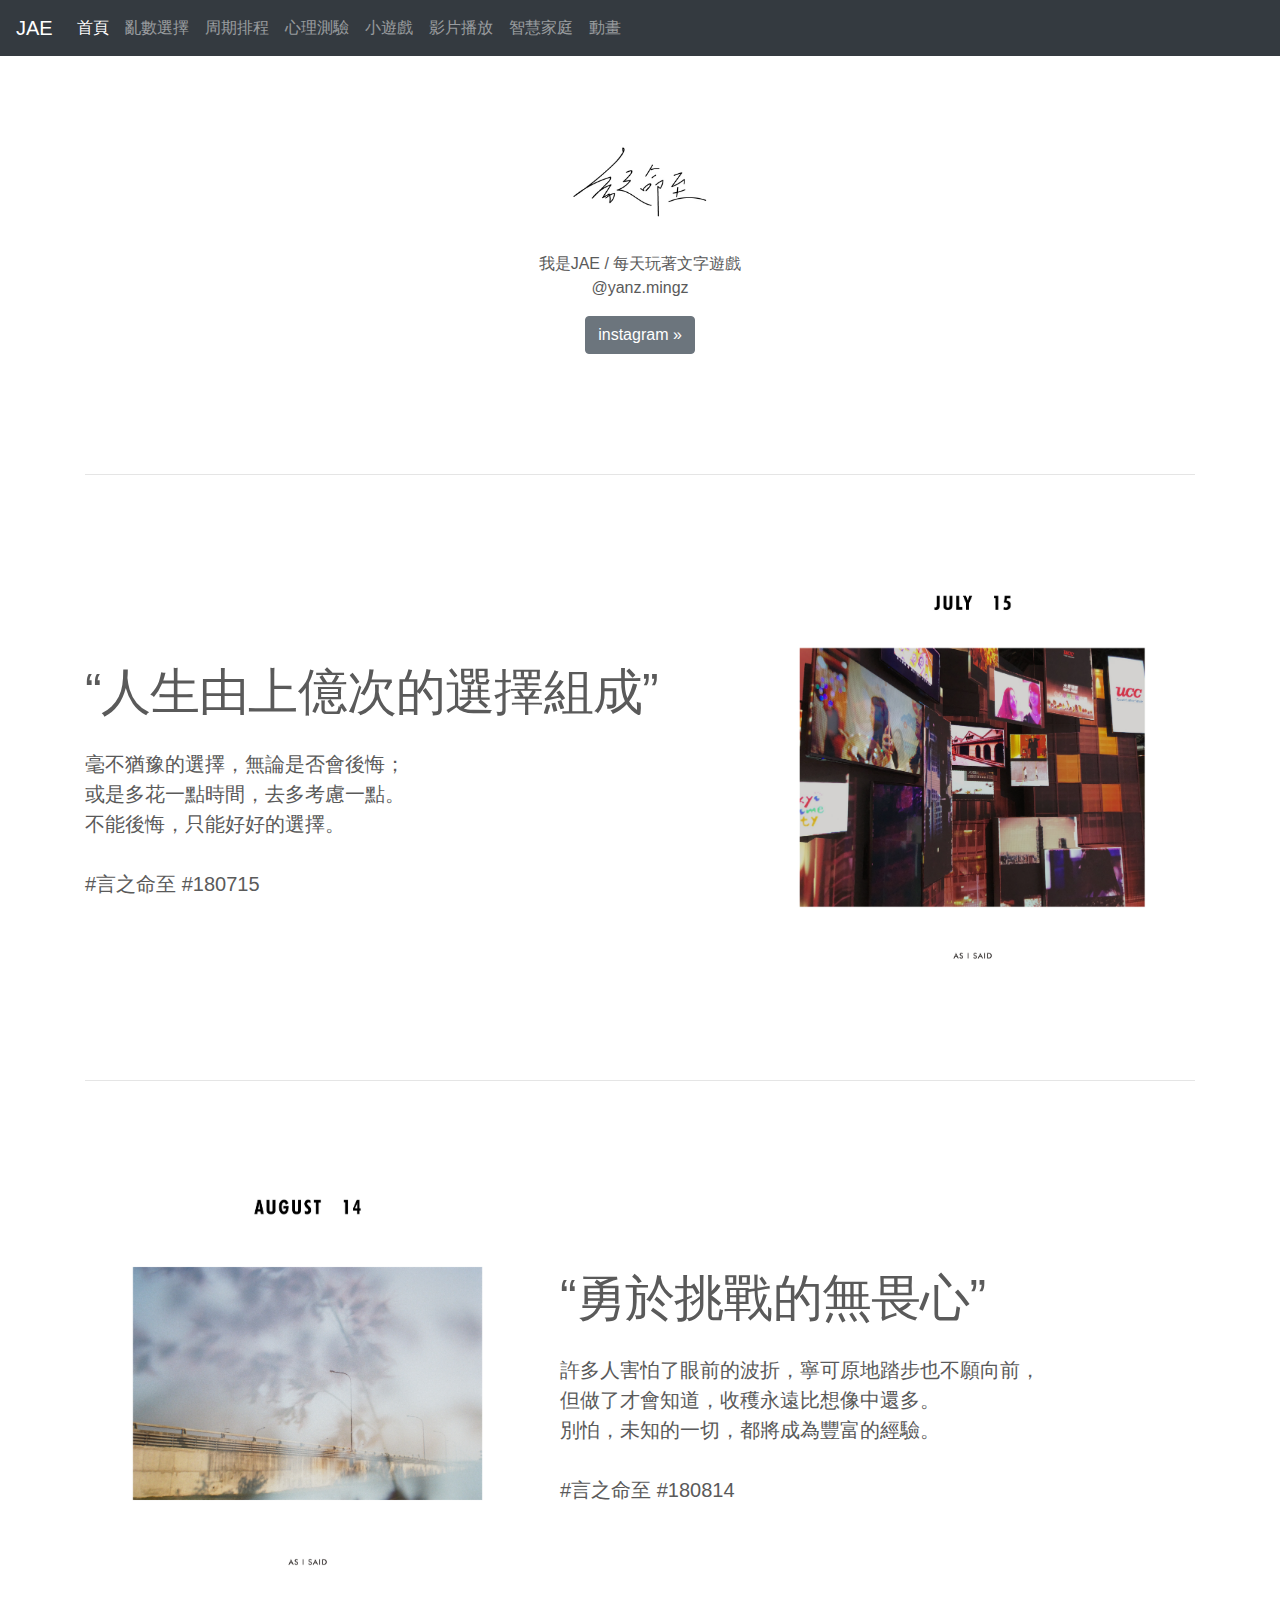
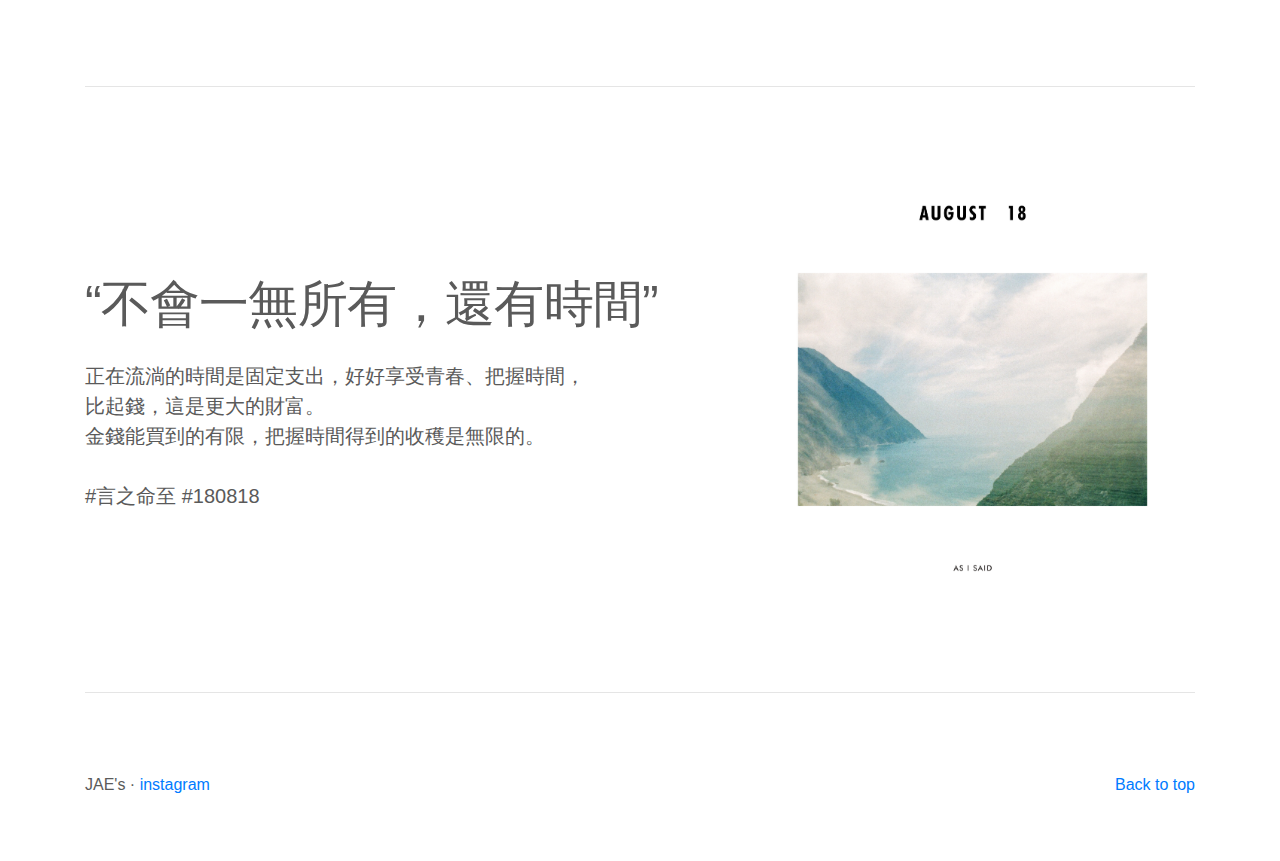
<file: index.html>
<!doctype html>
<html lang="en">

<head>
  <meta charset="utf-8">
  <meta name="viewport" content="width=device-width, initial-scale=1, shrink-to-fit=no">
  <meta name="description" content="">
  <meta name="author" content="">
  <link rel="icon" href="favicon.ico">

  <title>JAE</title>

  <!-- Bootstrap core CSS -->
  <link href="dist/css/bootstrap.min.css" rel="stylesheet">

  <!-- Custom styles for this template -->
  <link href="carousel.css" rel="stylesheet">
</head>

<body>

  <header>
    <nav class="navbar navbar-expand-md navbar-dark fixed-top bg-dark">
      <a class="navbar-brand" href="index.html">JAE</a>
      <button class="navbar-toggler" type="button" data-toggle="collapse" data-target="#navbarCollapse" aria-controls="navbarCollapse"
        aria-expanded="false" aria-label="Toggle navigation">
        <span class="navbar-toggler-icon"></span>
      </button>
      <div class="collapse navbar-collapse" id="navbarCollapse">
        <ul class="navbar-nav mr-auto">
          <li class="nav-item active">
            <a class="nav-link" href="#">首頁 <span class="sr-only">(current)</span></a>
          </li>
          <li class="nav-item">
            <a class="nav-link" href="randomselect.html">亂數選擇</a>
          </li>
          <li class="nav-item">
            <a class="nav-link" href="schedule.html">周期排程</a>
          </li>
          <li class="nav-item">
            <a class="nav-link" href="mytest.html">心理測驗</a>
          </li>
          <li class="nav-item">
            <a class="nav-link" href="simplergb.html">小遊戲</a>
          </li>
          <li class="nav-item">
            <a class="nav-link" href="youtubeplayer.html">影片播放</a>
          </li>
          <li class="nav-item">
            <a class="nav-link" href="smarthomelight.html">智慧家庭</a>
          </li>
          <li class="nav-item">
            <a class="nav-link" href="animation.html">動畫</a>
          </li>
          <!--<li class="nav-item">
              <a class="nav-link disabled" href="#">Disabled</a>
            </li>-->
        </ul>
        <!--<form class="form-inline mt-2 mt-md-0">
            <input class="form-control mr-sm-2" type="text" placeholder="Search" aria-label="Search">
            <button class="btn btn-outline-success my-2 my-sm-0" type="submit">Search</button>
          </form>-->
      </div>
    </nav>
  </header>

  <main role="main">

    <div id="myCarousel" class="carousel slide" data-ride="carousel">
      <!--<ol class="carousel-indicators">
          <li data-target="#myCarousel" data-slide-to="0" class="active"></li>
          <li data-target="#myCarousel" data-slide-to="1"></li>
          <li data-target="#myCarousel" data-slide-to="2"></li>
        </ol>
        <div class="carousel-inner">
          <div class="carousel-item active">
            <img class="first-slide" src="images/head_1.jpg" alt="First slide">
            <div class="container">
              <div class="carousel-caption text-left">
                <h1></h1>
                <p></p>
                <p><a class="btn btn-lg btn-primary" href="#" role="button">Sign up today</a></p>
              </div>
            </div>
          </div>
          <div class="carousel-item">
            <img class="second-slide" src="[data-uri]" alt="Second slide">
            <div class="container">
              <div class="carousel-caption">
                <h1>Another example headline.</h1>
                <p>Cras justo odio, dapibus ac facilisis in, egestas eget quam. Donec id elit non mi porta gravida at eget metus. Nullam id dolor id nibh ultricies vehicula ut id elit.</p>
                <p><a class="btn btn-lg btn-primary" href="#" role="button">Learn more</a></p>
              </div>
            </div>
          </div>
          <div class="carousel-item">
            <img class="third-slide" src="[data-uri]" alt="Third slide">
            <div class="container">
              <div class="carousel-caption text-right">
                <h1>One more for good measure.</h1>
                <p>Cras justo odio, dapibus ac facilisis in, egestas eget quam. Donec id elit non mi porta gravida at eget metus. Nullam id dolor id nibh ultricies vehicula ut id elit.</p>
                <p><a class="btn btn-lg btn-primary" href="#" role="button">Browse gallery</a></p>
              </div>
            </div>
          </div>
        </div>
        <a class="carousel-control-prev" href="#myCarousel" role="button" data-slide="prev">
          <span class="carousel-control-prev-icon" aria-hidden="true"></span>
          <span class="sr-only">Previous</span>
        </a>
        <a class="carousel-control-next" href="#myCarousel" role="button" data-slide="next">
          <span class="carousel-control-next-icon" aria-hidden="true"></span>
          <span class="sr-only">Next</span>
        </a>-->
    </div>


    <!-- Marketing messaging and featurettes
      ================================================== -->
    <!-- Wrap the rest of the page in another container to center all the content. -->

    <div class="container marketing">

      <!-- Three columns of text below the carousel -->
      <div class="row">
        <div class="col-lg-4">

        </div><!-- /.col-lg-4 -->
        <div class="col-lg-4">
          <img class="rounded-circle" src="assets/img/yz_logo.jpg" alt="Generic placeholder image" width="140" height="140">
          <p>我是JAE / 每天玩著文字遊戲<br>@yanz.mingz</p>
          <p><a class="btn btn-secondary" href="https://www.instagram.com/yanz.mingz/" role="button">instagram &raquo;</a></p>
        </div><!-- /.col-lg-4 -->
        <div class="col-lg-4">

        </div><!-- /.col-lg-4 -->
      </div><!-- /.row -->


      <!-- START THE FEATURETTES -->

      <hr class="featurette-divider">

      <div class="row featurette">
        <div class="col-md-7">
          <h2 class="featurette-heading">“人生由上億次的選擇組成”</h2><br>
          <p class="lead">毫不猶豫的選擇，無論是否會後悔；<br>或是多花一點時間，去多考慮一點。<br>不能後悔，只能好好的選擇。<br><br>#言之命至 #180715</p>
        </div>
        <div class="col-md-5">
          <a href="https://www.instagram.com/p/BlQOgYyjpOY/?taken-by=yanz.mingz">
            <img class="featurette-image img-fluid mx-auto" src="assets/img/yz_01.jpg"></a>
        </div>
      </div>

      <hr class="featurette-divider">

      <div class="row featurette">
        <div class="col-md-7 order-md-2">
          <h2 class="featurette-heading">“勇於挑戰的無畏心”</h2><br>
          <p class="lead">許多人害怕了眼前的波折，寧可原地踏步也不願向前，<br>但做了才會知道，收穫永遠比想像中還多。<br>別怕，未知的一切，都將成為豐富的經驗。<br><br>#言之命至 #180814</p>
        </div>
        <div class="col-md-5 order-md-1">
          <a href="https://www.instagram.com/p/Bmcgv76nBSK/?taken-by=yanz.mingz">
            <img class="featurette-image img-fluid mx-auto" src="assets/img/yz_02.jpg"></a>
        </div>
      </div>

      <hr class="featurette-divider">

      <div class="row featurette">
        <div class="col-md-7">
          <h2 class="featurette-heading">“不會一無所有，還有時間”</h2><br>
          <p class="lead">正在流淌的時間是固定支出，好好享受青春、把握時間，<br>比起錢，這是更大的財富。<br>金錢能買到的有限，把握時間得到的收穫是無限的。<br><br>#言之命至 #180818</p>
        </div>
        <div class="col-md-5">
          <a href="https://www.instagram.com/p/Bmm63ifHQKw/?taken-by=yanz.mingz">
            <img class="featurette-image img-fluid mx-auto" src="assets/img/yz_03.jpg"></a>
        </div>
      </div>

      <hr class="featurette-divider">

      <!-- /END THE FEATURETTES -->

    </div><!-- /.container -->


    <!-- FOOTER -->
    <footer class="container">
      <p class="float-right"><a href="#">Back to top</a></p>
      <p>JAE's &middot; <a href="https://www.instagram.com/jaebyjae/">instagram</a></p>
    </footer>
  </main>

  <!-- Bootstrap core JavaScript
    ================================================== -->
  <!-- Placed at the end of the document so the pages load faster -->
  <script src="https://code.jquery.com/jquery-3.3.1.slim.min.js" integrity="sha384-q8i/X+965DzO0rT7abK41JStQIAqVgRVzpbzo5smXKp4YfRvH+8abtTE1Pi6jizo"
    crossorigin="anonymous"></script>
  <script>
    window.jQuery || document.write('<script src="assets/js/vendor/jquery-slim.min.js"><\/script>')
  </script>
  <script src="assets/js/vendor/popper.min.js"></script>
  <script src="dist/js/bootstrap.min.js"></script>
  <!-- Just to make our placeholder images work. Don't actually copy the next line! -->
  <script src="assets/js/vendor/holder.min.js"></script>
</body>

</html>
</file>
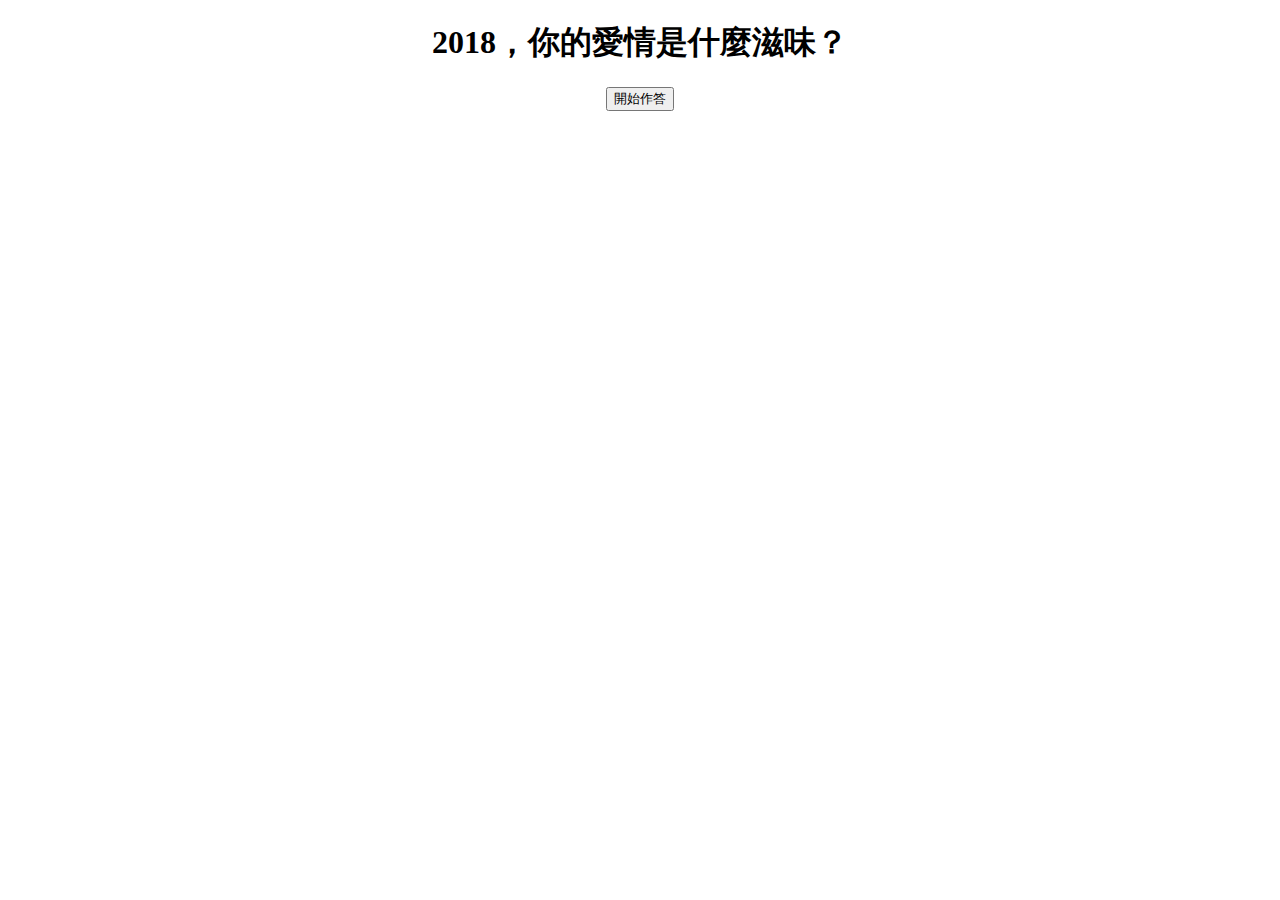
<file: my_test/index.html>
<!doctype html>
<html>
<head>
    <meta charset="UTF-8">
    <title>My Test 心理測驗</title>
    <link rel="stylesheet" href="style.css">
    <script src="https://ajax.googleapis.com/ajax/libs/jquery/3.3.1/jquery.min.js"></script>
    <script src="data.js"></script>
    <script src="main.js"></script>
</head>
<body>

    <h1>2018，你的愛情是什麼滋味？</h1>
    <!--將問題和選項設定成區塊-->
    <div>

        <h2 id="question"></h2>
        <!--將選項再設定成區塊-->
        <div id="options"></div>
        
    </div>

    <input id="startButton" type="button" value="開始作答">

    <!--共設定了三個ID，分別是問題、選項及按鈕-->
    
        
</body>
</html>
</file>
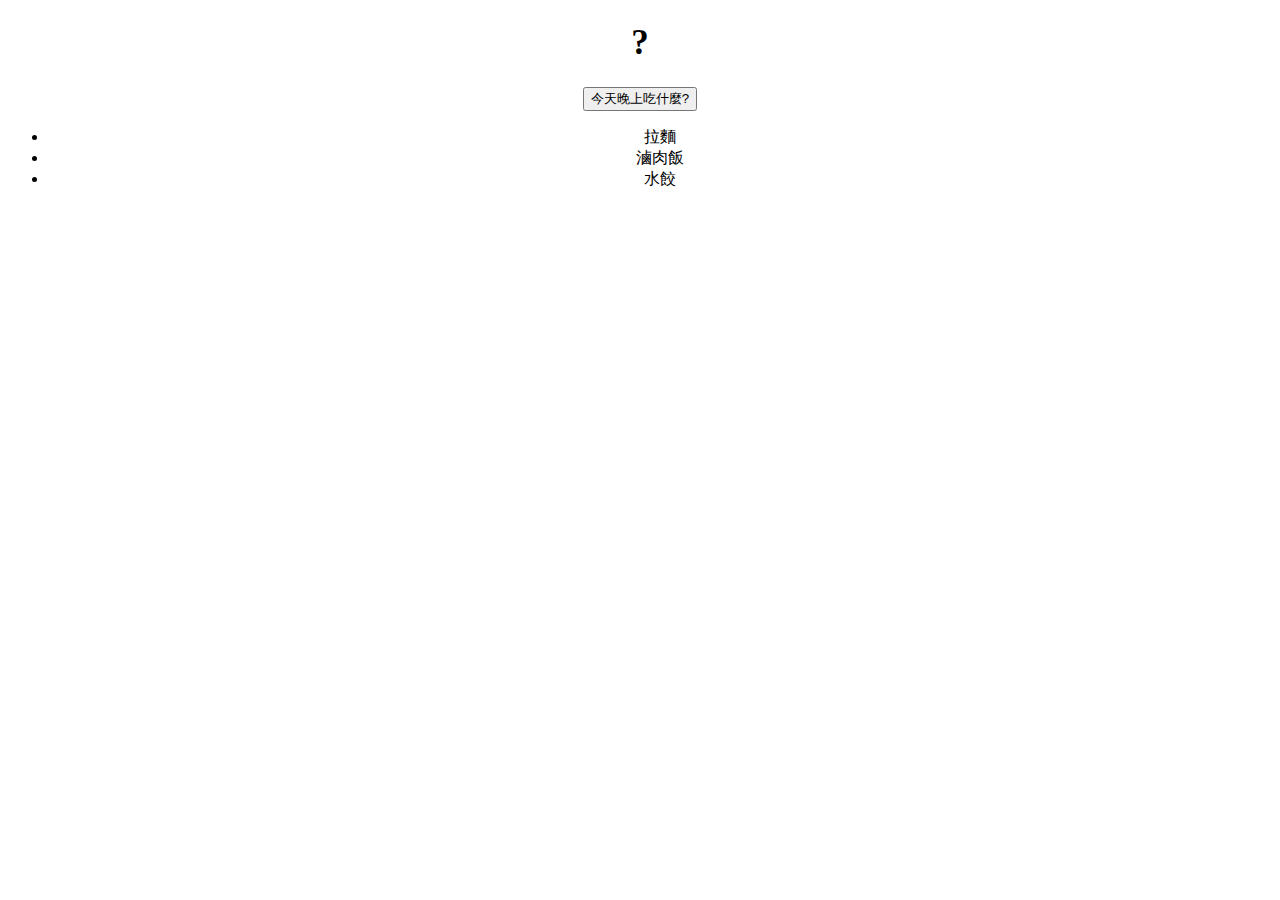
<file: random_select/index.html>
<!doctype html>
<html>
<head>
    <meta charset="UTF-8">
    <title>Dinner Random Pick</title>
    <link rel="stylesheet" href="style.css">
    <script src="https://ajax.googleapis.com/ajax/libs/jquery/3.3.1/jquery.min.js"></script>
    <script src="main.js"></script>
</head>
<body>
    <h1>?</h1>
    <input type="button" value="今天晚上吃什麼?">
    <ul>
        <li>拉麵</li>
        <li>滷肉飯</li>
        <lI>水餃</lI>
    </ul>    
</body>
</html>
</file>
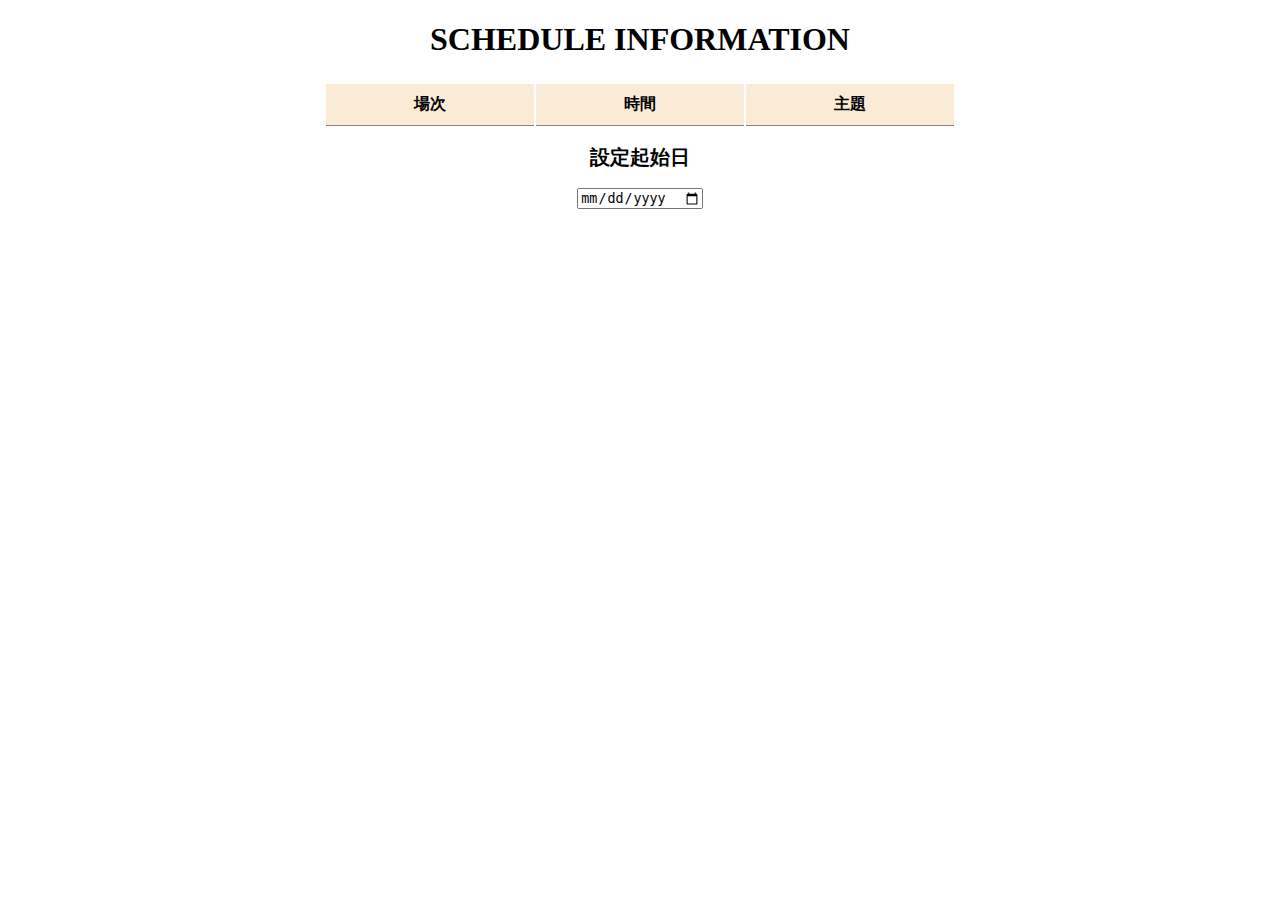
<file: schedule/index.html>
<!doctype html>
<html>
<head>
    <meta charset="UTF-8">
    <title>Schedule Information</title>
    <link rel="stylesheet" href="style.css">
    <script src="https://ajax.googleapis.com/ajax/libs/jquery/3.3.1/jquery.min.js"></script>
    <script src="topic.js"></script>
    <script src="main.js"></script>
</head>
<body>

    <h1>SCHEDULE INFORMATION</h1>
    <table id="courseTable"></table>
    
    <div>
        <h2>設定起始日</h2>
        <input type="date">

    </div>
        
</body>
</html>
</file>
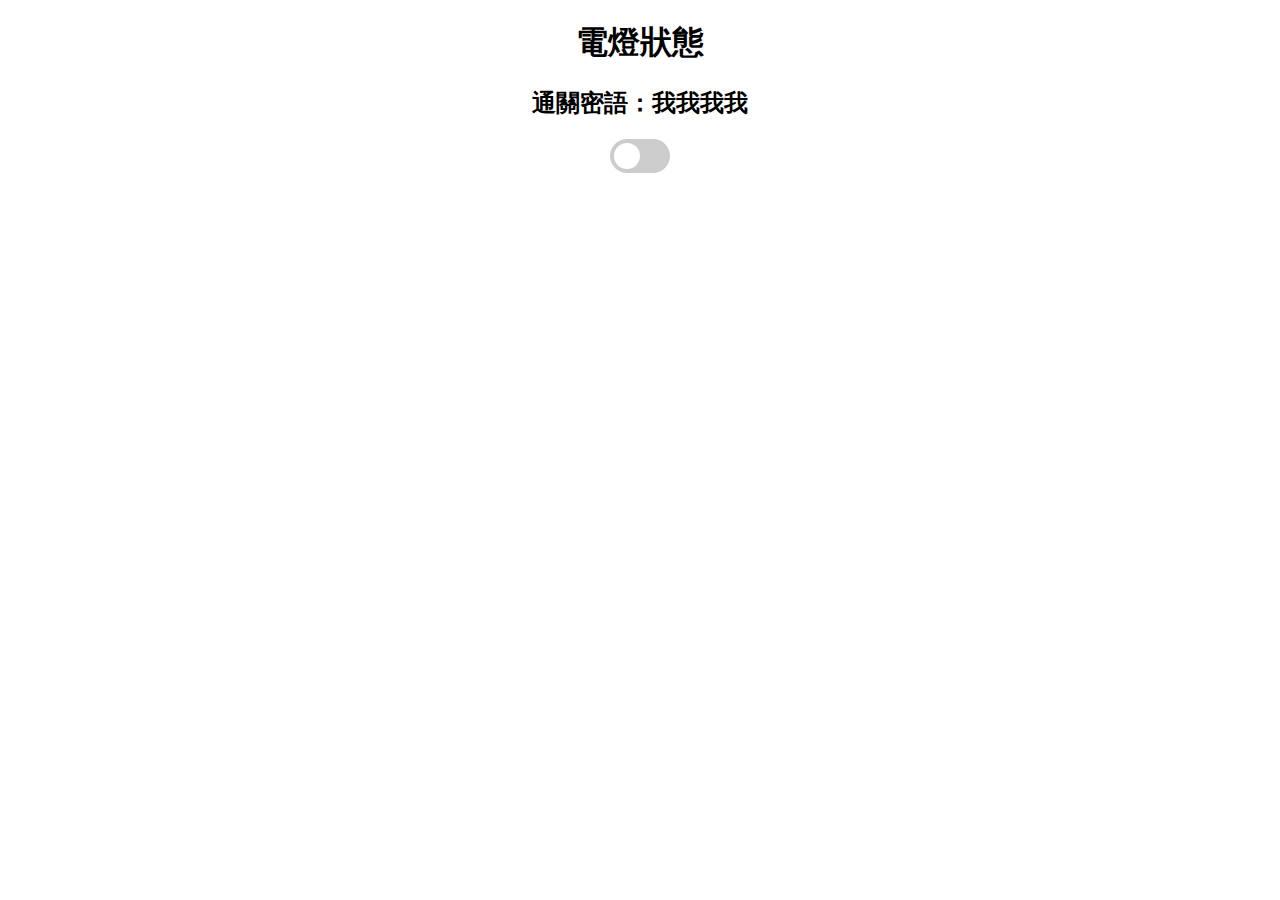
<file: smart_home_light/index.html>
<!doctype html>
<html>
<head>
    <meta charset="UTF-8">
    <title>SmartHomeLight</title>
    <link rel="stylesheet" href="style.css">
    <script src="https://ajax.googleapis.com/ajax/libs/jquery/3.3.1/jquery.min.js">
    </script>
    <script src="main.js"></script>
</head>
<body>    
    <h1>電燈狀態</h1>
    <h2>通關密語：我我我我</h2>
    <label class="switch">
        <input type="checkbox">
        <span class="slider round"></span>
    </label>
    <br><br><br>
    
    
    <img>


</body>
</html>
</file>
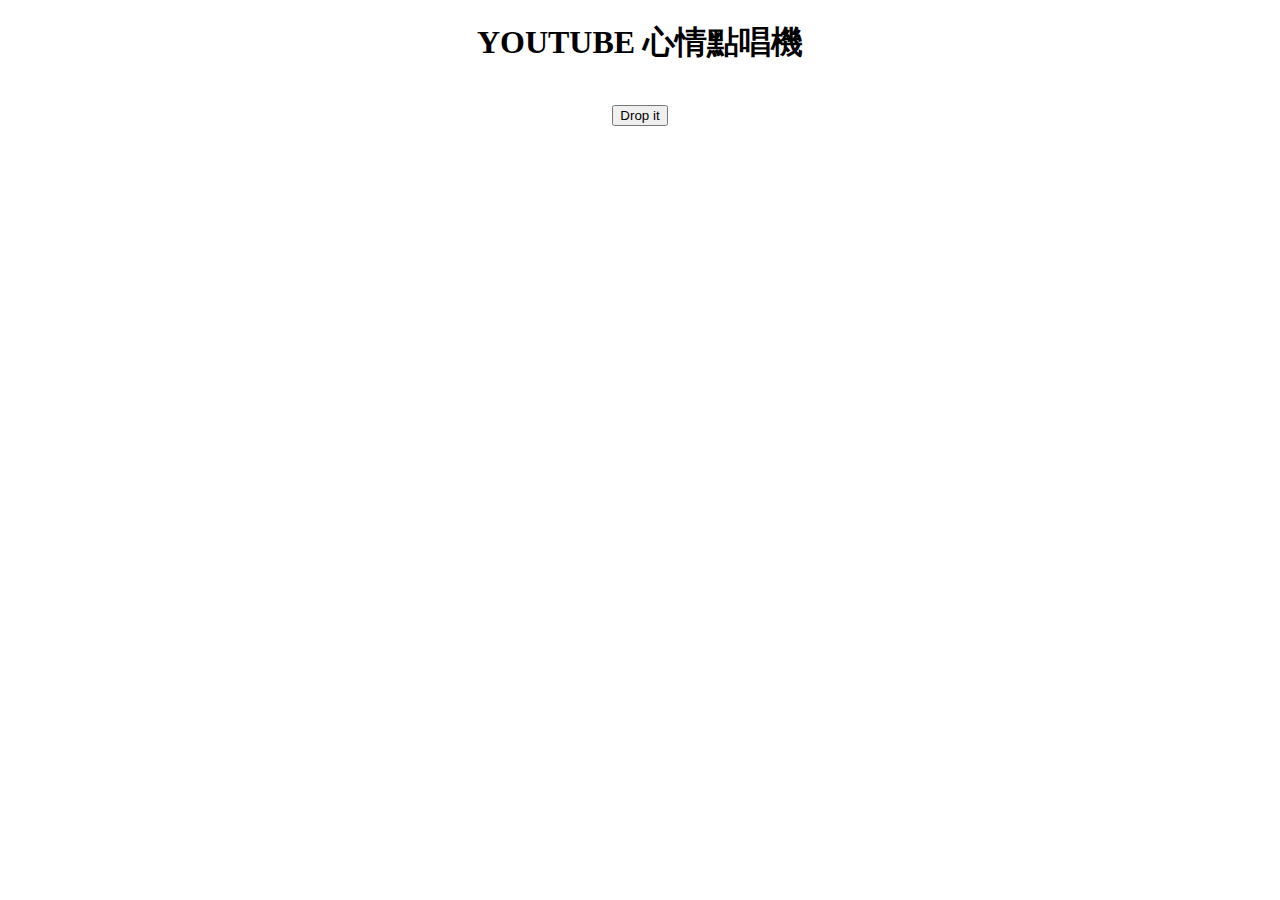
<file: youtube_player/index.html>
<!doctype html>
<html>
<head>
    <meta charset="UTF-8">
    <title>Youtube Player</title>
    <link rel="stylesheet" href="style.css">
    <script src="https://ajax.googleapis.com/ajax/libs/jquery/3.3.1/jquery.min.js"></script>
    <script src="https://www.youtube.com/iframe_api"></script>
    <script src="playList.js"></script>
    <script src="main.js"></script>
</head>
<body>

    <h1>YOUTUBE 心情點唱機</h1>
    <h2></h2><!-- 預計擺放歌曲名稱 -->
    <div id="player"></div><!-- 預計擺放Youtube影片放器 -->
    <br>
    <input id="playButton" type="button" value="Drop it">

</body>
</html>
</file>
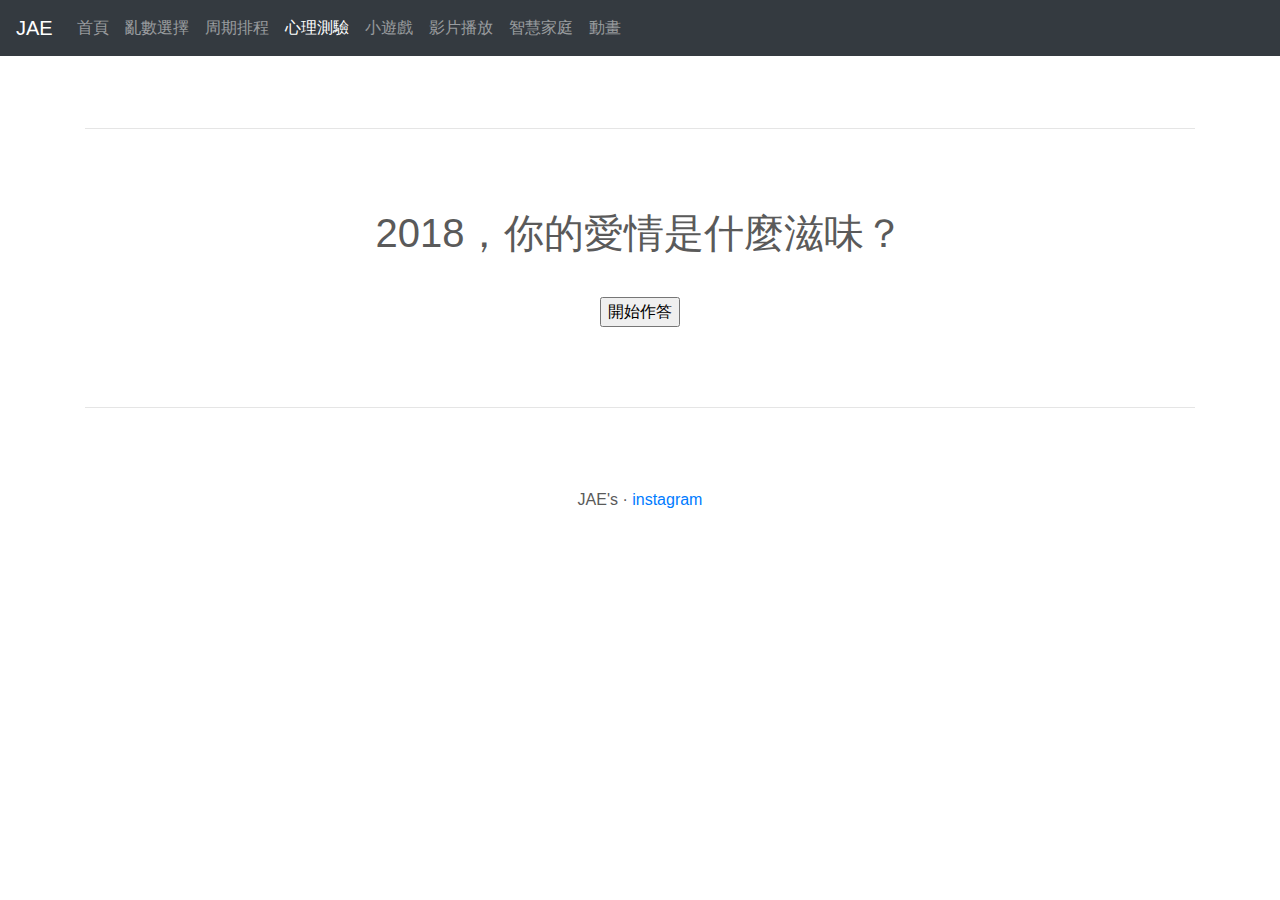
<file: mytest.html>
<!doctype html>
<html lang="en">

<head>
  <meta charset="utf-8">
  <meta name="viewport" content="width=device-width, initial-scale=1, shrink-to-fit=no">
  <meta name="description" content="">
  <meta name="author" content="">
  <link rel="icon" href="favicon.ico">

  <title>心理測驗</title>

  <!-- Bootstrap core CSS -->
  <link href="dist/css/bootstrap.min.css" rel="stylesheet">
  <link rel="stylesheet" href="my_test/style.css">
  <!-- Custom styles for this template -->
  <link href="carousel.css" rel="stylesheet">
</head>

<body>

  <header>
    <nav class="navbar navbar-expand-md navbar-dark fixed-top bg-dark">
      <a class="navbar-brand" href="index.html">JAE</a>
      <button class="navbar-toggler" type="button" data-toggle="collapse" data-target="#navbarCollapse" aria-controls="navbarCollapse"
        aria-expanded="false" aria-label="Toggle navigation">
        <span class="navbar-toggler-icon"></span>
      </button>
      <div class="collapse navbar-collapse" id="navbarCollapse">
        <ul class="navbar-nav mr-auto">
          <li class="nav-item">
            <a class="nav-link" href="index.html">首頁</a>
          </li>
          <li class="nav-item">
            <a class="nav-link" href="randomselect.html">亂數選擇</a>
          </li>
          <li class="nav-item">
            <a class="nav-link" href="schedule.html">周期排程</a>
          </li>
          <li class="nav-item">
            <a class="nav-link active" href="#">心理測驗 <span class="sr-only">(current)</span></a>
          </li>
          <li class="nav-item">
            <a class="nav-link" href="simplergb.html">小遊戲</a>
          </li>
          <li class="nav-item">
            <a class="nav-link" href="youtubeplayer.html">影片播放</a>
          </li>
          <li class="nav-item">
            <a class="nav-link" href="smarthomelight.html">智慧家庭</a>
          </li>
          <li class="nav-item">
            <a class="nav-link" href="animation.html">動畫</a>
          </li>
          <!--<li class="nav-item">
                  <a class="nav-link disabled" href="#">Disabled</a>
                </li>-->
        </ul>

      </div>
    </nav>
  </header>

  <main role="main">
    <div class="container marketing">
      <hr class="featurette-divider">
      <h1>2018，你的愛情是什麼滋味？</h1>
      <br>
      <!--將問題和選項設定成區塊-->
      <div>

        <h2 id="question"></h2>
        <!--將選項再設定成區塊-->
        <div id="options"></div>

      </div>

      <input id="startButton" type="button" value="開始作答">

      <!--共設定了三個ID，分別是問題、選項及按鈕-->
      <hr class="featurette-divider">
    </div>
    <!-- FOOTER -->
    <footer class="container">
      <!--<p class="float-right"><a href="#">Back to top</a></p>-->
      <p>JAE's &middot; <a href="https://www.instagram.com/jaebyjae/">instagram</a></p>
    </footer>
  </main>

  <!-- Bootstrap core JavaScript
    ================================================== -->
  <!-- Placed at the end of the document so the pages load faster -->
  <script src="https://code.jquery.com/jquery-3.3.1.slim.min.js" integrity="sha384-q8i/X+965DzO0rT7abK41JStQIAqVgRVzpbzo5smXKp4YfRvH+8abtTE1Pi6jizo"
    crossorigin="anonymous"></script>
  <script>
    window.jQuery || document.write('<script src="assets/js/vendor/jquery-slim.min.js"><\/script>')
  </script>
  <script src="assets/js/vendor/popper.min.js"></script>
  <script src="dist/js/bootstrap.min.js"></script>
  <!-- Just to make our placeholder images work. Don't actually copy the next line! -->
  <script src="assets/js/vendor/holder.min.js"></script>
  <script src="my_test/data.js"></script>
  <script src="my_test/main.js"></script>
</body>

</html>
</file>
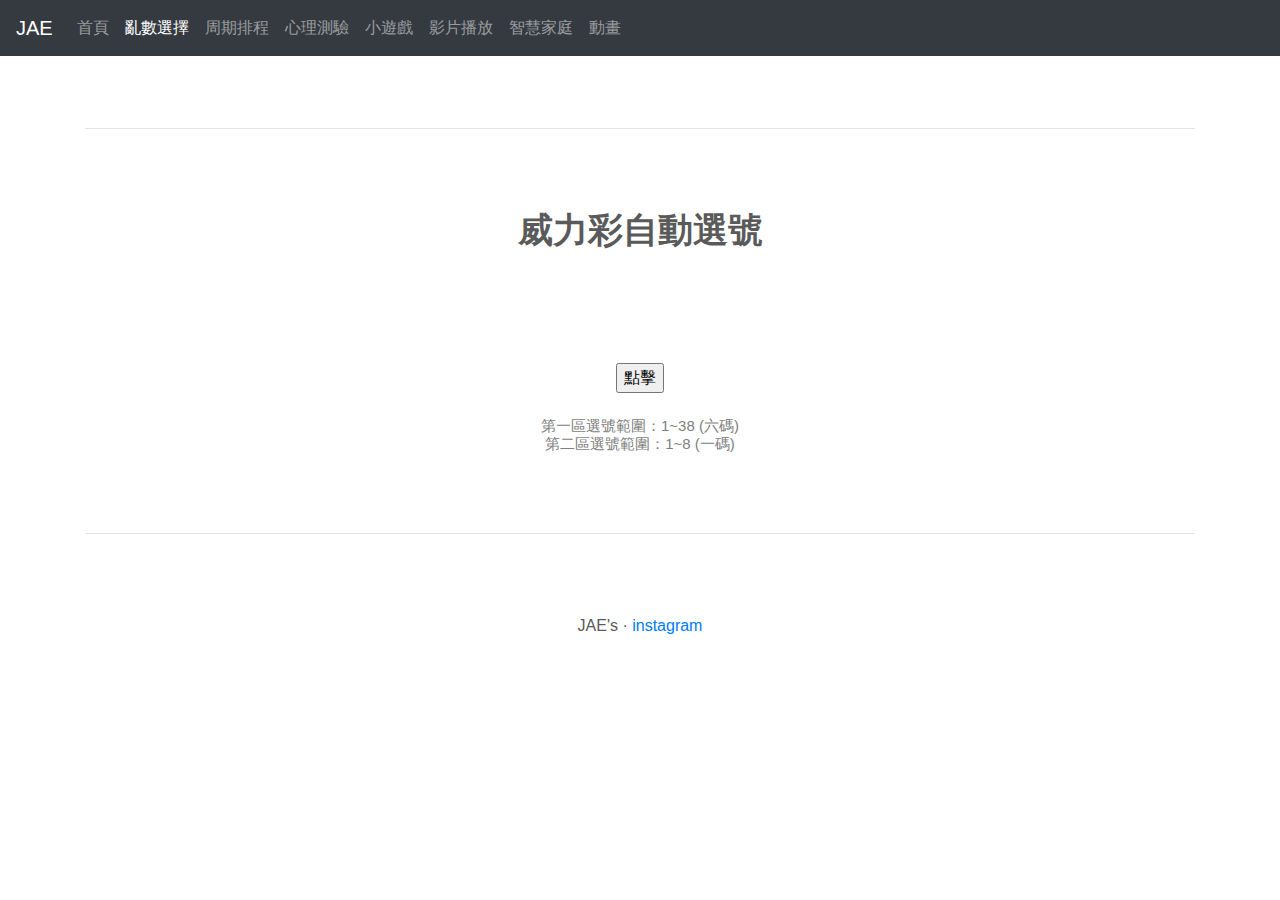
<file: randomselect.html>
<!doctype html>
<html lang="en">

<head>
    <meta charset="utf-8">
    <meta name="viewport" content="width=device-width, initial-scale=1, shrink-to-fit=no">
    <meta name="description" content="">
    <meta name="author" content="">
    <link rel="icon" href="favicon.ico">

    <title>亂數選擇</title>

    <!-- Bootstrap core CSS -->
    <link href="dist/css/bootstrap.min.css" rel="stylesheet">
    <link rel="stylesheet" href="random_select/style.css">
    <!-- Custom styles for this template -->
    <link href="carousel.css" rel="stylesheet">
</head>

<body>

    <header>
        <nav class="navbar navbar-expand-md navbar-dark fixed-top bg-dark">
            <a class="navbar-brand" href="index.html">JAE</a>
            <button class="navbar-toggler" type="button" data-toggle="collapse" data-target="#navbarCollapse"
                aria-controls="navbarCollapse" aria-expanded="false" aria-label="Toggle navigation">
                <span class="navbar-toggler-icon"></span>
            </button>
            <div class="collapse navbar-collapse" id="navbarCollapse">
                <ul class="navbar-nav mr-auto">
                    <li class="nav-item">
                        <a class="nav-link" href="index.html">首頁</a>
                    </li>
                    <li class="nav-item">
                        <a class="nav-link active" href="#">亂數選擇 <span class="sr-only">(current)</span></a>
                    </li>
                    <li class="nav-item">
                        <a class="nav-link" href="schedule.html">周期排程</a>
                    </li>
                    <li class="nav-item">
                        <a class="nav-link" href="mytest.html">心理測驗</a>
                    </li>
                    <li class="nav-item">
                        <a class="nav-link" href="simplergb.html">小遊戲</a>
                    </li>
                    <li class="nav-item">
                        <a class="nav-link" href="youtubeplayer.html">影片播放</a>
                    </li>
                    <li class="nav-item">
                        <a class="nav-link" href="smarthomelight.html">智慧家庭</a>
                    </li>
                    <li class="nav-item">
                        <a class="nav-link" href="animation.html">動畫</a>
                    </li>
                    <!--<li class="nav-item">
                <a class="nav-link disabled" href="#">Disabled</a>
                </li>-->
                </ul>

            </div>
        </nav>
    </header>


    <main role="main">
        <div class="container marketing">
            <hr class="featurette-divider">
            <h1>威力彩自動選號</h1>
            <br><br>
            <h2></h2>
            <h3></h3>
            <br><br>
            <input id="click" type="button" value="點擊">
            <!--<ul id="choices">
                <li>1</li>
                <li>2</li>
                <lI>3</lI>
                <lI>4</lI>
                <lI>5</lI>
                <lI>6</lI>
                <ul>-->
            <br><br>
            <h4>第一區選號範圍：1~38 (六碼)<br>第二區選號範圍：1~8 (一碼)</h2>
                <hr class="featurette-divider">
        </div>
        <!-- FOOTER -->
        <footer class="container">
            <!--<p class="float-right"><a href="#">Back to top</a></p>-->
            <p>JAE's &middot; <a href="https://www.instagram.com/jaebyjae/">instagram</a></p>
        </footer>
    </main>

    <!-- Bootstrap core JavaScript
    ================================================== -->
    <!-- Placed at the end of the document so the pages load faster -->
    <script src="https://code.jquery.com/jquery-3.3.1.slim.min.js" integrity="sha384-q8i/X+965DzO0rT7abK41JStQIAqVgRVzpbzo5smXKp4YfRvH+8abtTE1Pi6jizo"
        crossorigin="anonymous"></script>
    <script>
        window.jQuery || document.write('<script src="assets/js/vendor/jquery-slim.min.js"><\/script>')
    </script>
    <script src="assets/js/vendor/popper.min.js"></script>
    <script src="dist/js/bootstrap.min.js"></script>
    <!-- Just to make our placeholder images work. Don't actually copy the next line! -->
    <script src="assets/js/vendor/holder.min.js"></script>
    <script src="random_select/main.js"></script>
</body>

</html>
</file>
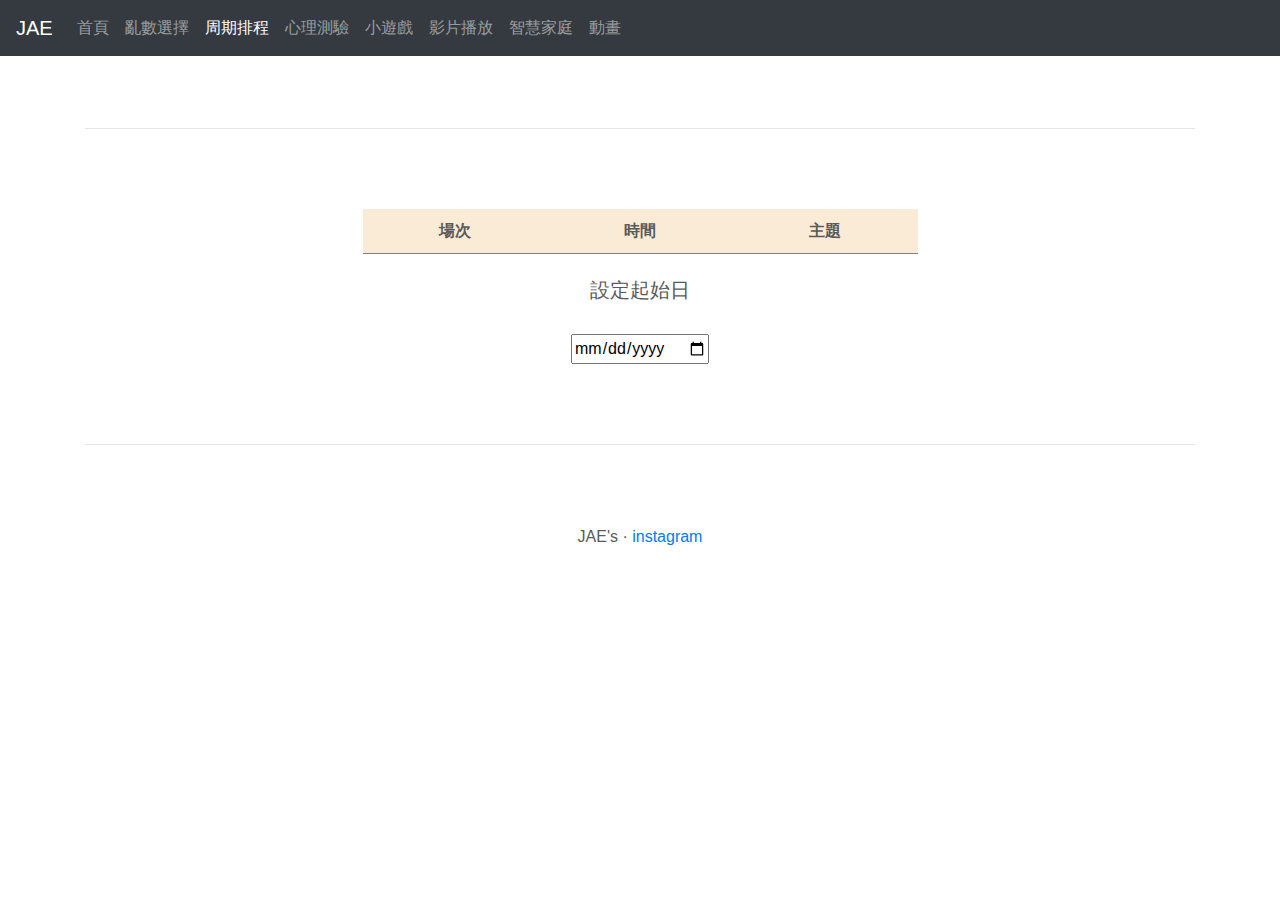
<file: schedule.html>
<!doctype html>
<html lang="en">

<head>
  <meta charset="utf-8">
  <meta name="viewport" content="width=device-width, initial-scale=1, shrink-to-fit=no">
  <meta name="description" content="">
  <meta name="author" content="">
  <link rel="icon" href="favicon.ico">

  <title>周期排程</title>

  <!-- Bootstrap core CSS -->
  <link href="dist/css/bootstrap.min.css" rel="stylesheet">
  <link rel="stylesheet" href="schedule/style.css">
  <!-- Custom styles for this template -->
  <link href="carousel.css" rel="stylesheet">
</head>

<body>

  <header>
    <nav class="navbar navbar-expand-md navbar-dark fixed-top bg-dark">
      <a class="navbar-brand" href="index.html">JAE</a>
      <button class="navbar-toggler" type="button" data-toggle="collapse" data-target="#navbarCollapse" aria-controls="navbarCollapse"
        aria-expanded="false" aria-label="Toggle navigation">
        <span class="navbar-toggler-icon"></span>
      </button>
      <div class="collapse navbar-collapse" id="navbarCollapse">
        <ul class="navbar-nav mr-auto">
          <li class="nav-item">
            <a class="nav-link" href="index.html">首頁</a>
          </li>
          <li class="nav-item">
            <a class="nav-link" href="randomselect.html">亂數選擇</a>
          </li>
          <li class="nav-item">
            <a class="nav-link active" href="#">周期排程 <span class="sr-only">(current)</span></a>
          </li>
          <li class="nav-item">
            <a class="nav-link" href="mytest.html">心理測驗</a>
          </li>
          <li class="nav-item">
            <a class="nav-link" href="simplergb.html">小遊戲</a>
          </li>
          <li class="nav-item">
            <a class="nav-link" href="youtubeplayer.html">影片播放</a>
          </li>
          <li class="nav-item">
            <a class="nav-link" href="smarthomelight.html">智慧家庭</a>
          </li>
          <li class="nav-item">
            <a class="nav-link" href="animation.html">動畫</a>
          </li>
          <!--<li class="nav-item">
                <a class="nav-link disabled" href="#">Disabled</a>
                </li>-->
        </ul>

      </div>
    </nav>
  </header>

  <main role="main">
    <div class="container marketing">
      <hr class="featurette-divider">
      <table id="courseTable"></table>
      <br>
      <div>
        <h2>設定起始日</h2>
        <br>
        <input type="date">

      </div>
      <hr class="featurette-divider">
    </div>
    <!-- FOOTER -->
    <footer class="container">
      <!--<p class="float-right"><a href="#">Back to top</a></p>-->
      <p>JAE's &middot; <a href="https://www.instagram.com/jaebyjae/">instagram</a></p>
    </footer>
  </main>

  <!-- Bootstrap core JavaScript
    ================================================== -->
  <!-- Placed at the end of the document so the pages load faster -->
  <script src="https://code.jquery.com/jquery-3.3.1.slim.min.js" integrity="sha384-q8i/X+965DzO0rT7abK41JStQIAqVgRVzpbzo5smXKp4YfRvH+8abtTE1Pi6jizo"
    crossorigin="anonymous"></script>
  <script>
    window.jQuery || document.write('<script src="assets/js/vendor/jquery-slim.min.js"><\/script>')
  </script>
  <script src="assets/js/vendor/popper.min.js"></script>
  <script src="dist/js/bootstrap.min.js"></script>
  <!-- Just to make our placeholder images work. Don't actually copy the next line! -->
  <script src="assets/js/vendor/holder.min.js"></script>
  <script src="schedule/topic.js"></script>
  <script src="schedule/main.js"></script>
</body>

</html>
</file>
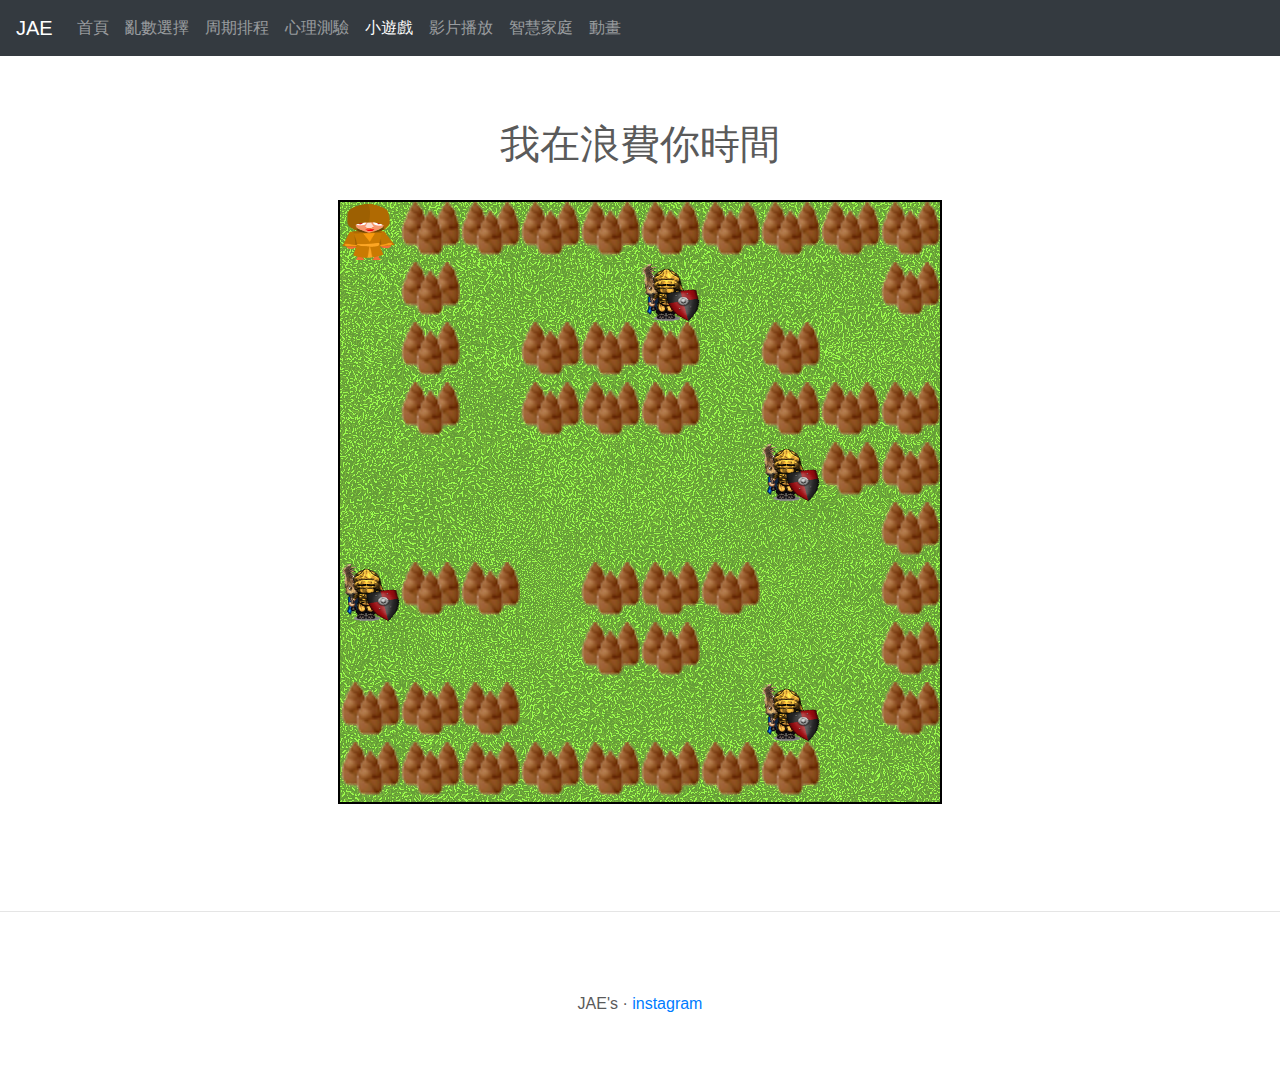
<file: simplergb.html>
<!doctype html>
<html lang="en">

<head>
    <meta charset="utf-8">
    <meta name="viewport" content="width=device-width, initial-scale=1, shrink-to-fit=no">
    <meta name="description" content="">
    <meta name="author" content="">
    <link rel="icon" href="favicon.ico">

    <title>小遊戲</title>

    <!-- Bootstrap core CSS -->
    <link href="dist/css/bootstrap.min.css" rel="stylesheet">
    <link rel="stylesheet" href="simple_rgb/style.css">
    <!-- Custom styles for this template -->
    <link href="carousel.css" rel="stylesheet">
</head>

<body>

    <header>
        <nav class="navbar navbar-expand-md navbar-dark fixed-top bg-dark">
            <a class="navbar-brand" href="index.html">JAE</a>
            <button class="navbar-toggler" type="button" data-toggle="collapse" data-target="#navbarCollapse"
                aria-controls="navbarCollapse" aria-expanded="false" aria-label="Toggle navigation">
                <span class="navbar-toggler-icon"></span>
            </button>
            <div class="collapse navbar-collapse" id="navbarCollapse">
                <ul class="navbar-nav mr-auto">
                    <li class="nav-item">
                        <a class="nav-link" href="index.html">首頁</a>
                    </li>
                    <li class="nav-item">
                        <a class="nav-link" href="randomselect.html">亂數選擇</a>
                    </li>
                    <li class="nav-item">
                        <a class="nav-link" href="schedule.html">周期排程</a>
                    </li>
                    <li class="nav-item">
                        <a class="nav-link" href="mytest.html">心理測驗</a>
                    </li>
                    <li class="nav-item">
                        <a class="nav-link active" href="#">小遊戲 <span class="sr-only">(current)</span></a>
                    </li>
                    <li class="nav-item">
                        <a class="nav-link" href="youtubeplayer.html">影片播放</a>
                    </li>
                    <li class="nav-item">
                        <a class="nav-link" href="smarthomelight.html">智慧家庭</a>
                    </li>
                    <li class="nav-item">
                        <a class="nav-link" href="animation.html">動畫</a>
                    </li>
                    <!--<li class="nav-item">
                <a class="nav-link disabled" href="#">Disabled</a>
                </li>-->
                </ul>

            </div>
        </nav>
    </header>

    <main role="main">
        <br><br><br>
        <h1>我在浪費你時間</h1>
        <br>
        <div>
            <canvas id="myCanvas" width="600" height="600"></canvas>
            <p id="talkBox"></p>
        </div>
        <hr class="featurette-divider">

        <!-- FOOTER -->
        <footer class="container">
            <!--<p class="float-right"><a href="#">Back to top</a></p>-->
            <p>JAE's &middot; <a href="https://www.instagram.com/jaebyjae/">instagram</a></p>
        </footer>
    </main>

    <!-- Bootstrap core JavaScript
    ================================================== -->
    <!-- Placed at the end of the document so the pages load faster -->
    <script src="https://code.jquery.com/jquery-3.3.1.slim.min.js" integrity="sha384-q8i/X+965DzO0rT7abK41JStQIAqVgRVzpbzo5smXKp4YfRvH+8abtTE1Pi6jizo"
        crossorigin="anonymous"></script>
    <script>
        window.jQuery || document.write('<script src="assets/js/vendor/jquery-slim.min.js"><\/script>')
    </script>
    <script src="assets/js/vendor/popper.min.js"></script>
    <script src="dist/js/bootstrap.min.js"></script>
    <!-- Just to make our placeholder images work. Don't actually copy the next line! -->
    <script src="assets/js/vendor/holder.min.js"></script>
    <script src="simple_rgb/main.js"></script>
</body>

</html>
</file>
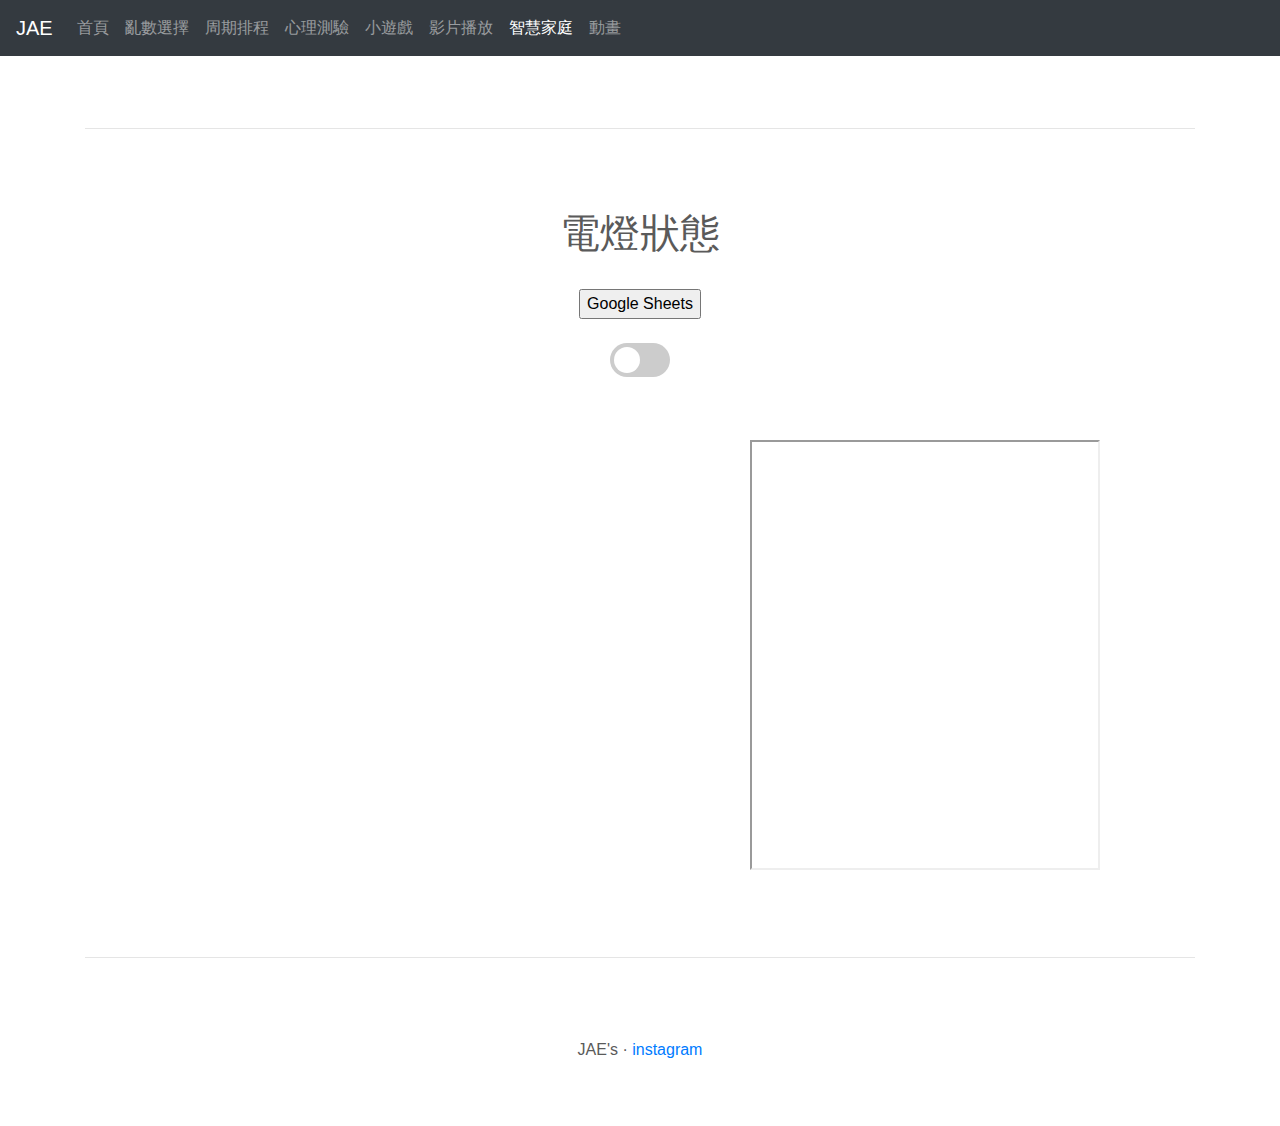
<file: smarthomelight.html>
<!doctype html>
<html lang="en">

<head>
  <meta charset="utf-8">
  <meta name="viewport" content="width=device-width, initial-scale=1, shrink-to-fit=no">
  <meta name="description" content="">
  <meta name="author" content="">
  <link rel="icon" href="favicon.ico">

  <title>智慧家庭</title>

  <!-- Bootstrap core CSS -->
  <link href="dist/css/bootstrap.min.css" rel="stylesheet">
  <link rel="stylesheet" href="smart_home_light/style.css">
  <!-- Custom styles for this template -->
  <link href="carousel.css" rel="stylesheet">
</head>

<body>

  <header>
    <nav class="navbar navbar-expand-md navbar-dark fixed-top bg-dark">
      <a class="navbar-brand" href="index.html">JAE</a>
      <button class="navbar-toggler" type="button" data-toggle="collapse" data-target="#navbarCollapse" aria-controls="navbarCollapse"
        aria-expanded="false" aria-label="Toggle navigation">
        <span class="navbar-toggler-icon"></span>
      </button>
      <div class="collapse navbar-collapse" id="navbarCollapse">
        <ul class="navbar-nav mr-auto">
          <li class="nav-item">
            <a class="nav-link" href="index.html">首頁</a>
          </li>
          <li class="nav-item">
            <a class="nav-link" href="randomselect.html">亂數選擇</a>
          </li>
          <li class="nav-item">
            <a class="nav-link" href="schedule.html">周期排程</a>
          </li>
          <li class="nav-item">
            <a class="nav-link" href="mytest.html">心理測驗</a>
          </li>
          <li class="nav-item">
            <a class="nav-link" href="simplergb.html">小遊戲</a>
          </li>
          <li class="nav-item">
            <a class="nav-link" href="youtubeplayer.html">影片播放</a>
          </li>
          <li class="nav-item active">
            <a class="nav-link" href="#">智慧家庭 <span class="sr-only">(current)</span></a>
          </li>
          <li class="nav-item">
            <a class="nav-link" href="animation.html">動畫</a>
          </li>
          <!--<li class="nav-item">
              <a class="nav-link disabled" href="#">Disabled</a>
            </li>-->
        </ul>

      </div>
    </nav>
  </header>

  <main role="main">
    <div class="container marketing">
      <hr class="featurette-divider">
      <h1>電燈狀態</h1>
      <br>
      <input type="button" value="Google Sheets" onclick="location.href='https://goo.gl/wwhxH2'">
      <br><br>
      <label class="switch">
        <input type="checkbox">
        <span class="slider round"></span>
      </label>
      <br><br><br>
      <div class="row">
        <div class="col-lg-6"><br><br><br><br><br><img></div>
        <div class="col-lg-6">
          <iframe allow="microphone;" width="350" height="430" src="https://console.dialogflow.com/api-client/demo/embedded/5a722673-911e-4599-a645-b23650a54dad">
          </iframe>
        </div>
      </div>
      <hr class="featurette-divider">
    </div>
    <!-- FOOTER -->
    <footer class="container">
      <!--<p class="float-right"><a href="#">Back to top</a></p>-->
      <p>JAE's &middot; <a href="https://www.instagram.com/jaebyjae/">instagram</a></p>
    </footer>
  </main>

  <!-- Bootstrap core JavaScript
    ================================================== -->
  <!-- Placed at the end of the document so the pages load faster -->
  <script src="https://code.jquery.com/jquery-3.3.1.slim.min.js" integrity="sha384-q8i/X+965DzO0rT7abK41JStQIAqVgRVzpbzo5smXKp4YfRvH+8abtTE1Pi6jizo"
    crossorigin="anonymous"></script>
  <script>
    window.jQuery || document.write('<script src="assets/js/vendor/jquery-slim.min.js"><\/script>')
  </script>
  <script src="assets/js/vendor/popper.min.js"></script>
  <script src="dist/js/bootstrap.min.js"></script>
  <!-- Just to make our placeholder images work. Don't actually copy the next line! -->
  <script src="assets/js/vendor/holder.min.js"></script>
  <script src="https://ajax.googleapis.com/ajax/libs/jquery/3.3.1/jquery.min.js"></script>
  <script src=""></script>
  <script src="smart_home_light/main.js"></script>
</body>

</html>
</file>
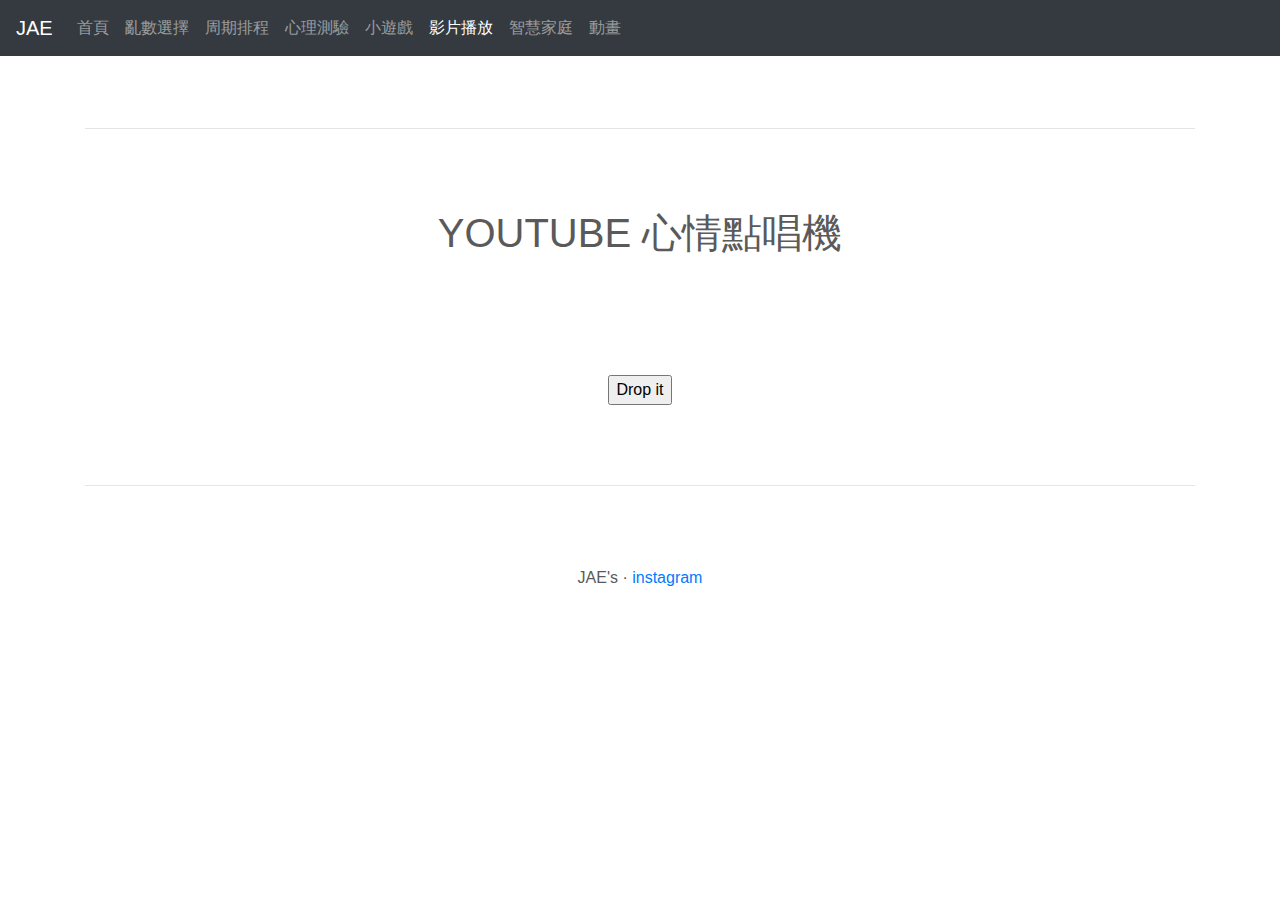
<file: youtubeplayer.html>
<!doctype html>
<html lang="en">

<head>
  <meta charset="utf-8">
  <meta name="viewport" content="width=device-width, initial-scale=1, shrink-to-fit=no">
  <meta name="description" content="">
  <meta name="author" content="">
  <link rel="icon" href="favicon.ico">

  <title>影片播放</title>

  <!-- Bootstrap core CSS -->
  <link href="dist/css/bootstrap.min.css" rel="stylesheet">
  <link rel="stylesheet" href="youtube_player/style.css">
  <!-- Custom styles for this template -->
  <link href="carousel.css" rel="stylesheet">
</head>

<body>

  <header>
    <nav class="navbar navbar-expand-md navbar-dark fixed-top bg-dark">
      <a class="navbar-brand" href="index.html">JAE</a>
      <button class="navbar-toggler" type="button" data-toggle="collapse" data-target="#navbarCollapse" aria-controls="navbarCollapse"
        aria-expanded="false" aria-label="Toggle navigation">
        <span class="navbar-toggler-icon"></span>
      </button>
      <div class="collapse navbar-collapse" id="navbarCollapse">
        <ul class="navbar-nav mr-auto">
          <li class="nav-item">
            <a class="nav-link" href="index.html">首頁</a>
          </li>
          <li class="nav-item">
            <a class="nav-link" href="randomselect.html">亂數選擇</a>
          </li>
          <li class="nav-item">
            <a class="nav-link" href="schedule.html">周期排程</a>
          </li>
          <li class="nav-item">
            <a class="nav-link" href="mytest.html">心理測驗</a>
          </li>
          <li class="nav-item">
            <a class="nav-link" href="simplergb.html">小遊戲</a>
          </li>
          <li class="nav-item active">
            <a class="nav-link" href="#">影片播放 <span class="sr-only">(current)</span></a>
          </li>
          <li class="nav-item">
            <a class="nav-link" href="smarthomelight.html">智慧家庭</a>
          </li>
          <li class="nav-item">
            <a class="nav-link" href="animation.html">動畫</a>
          </li>
          <!--<li class="nav-item">
              <a class="nav-link disabled" href="#">Disabled</a>
            </li>-->
        </ul>

      </div>
    </nav>
  </header>

  <main role="main">
    <div class="container marketing">
      <hr class="featurette-divider">
      <h1>YOUTUBE 心情點唱機</h1>
      <br>
      <h2 id="title"></h2><!-- 預計擺放歌曲名稱 -->
      <br>
      <div id="player"></div><!-- 預計擺放Youtube影片放器 -->
      <br>
      <input id="playButton" type="button" value="Drop it">
      <hr class="featurette-divider">
    </div>
    <!-- FOOTER -->
    <footer class="container">
      <!--<p class="float-right"><a href="#">Back to top</a></p>-->
      <p>JAE's &middot; <a href="https://www.instagram.com/jaebyjae/">instagram</a></p>
    </footer>
  </main>

  <!-- Bootstrap core JavaScript
    ================================================== -->
  <!-- Placed at the end of the document so the pages load faster -->
  <script src="https://code.jquery.com/jquery-3.3.1.slim.min.js" integrity="sha384-q8i/X+965DzO0rT7abK41JStQIAqVgRVzpbzo5smXKp4YfRvH+8abtTE1Pi6jizo"
    crossorigin="anonymous"></script>
  <script>
    window.jQuery || document.write('<script src="assets/js/vendor/jquery-slim.min.js"><\/script>')
  </script>
  <script src="assets/js/vendor/popper.min.js"></script>
  <script src="dist/js/bootstrap.min.js"></script>
  <!-- Just to make our placeholder images work. Don't actually copy the next line! -->
  <script src="assets/js/vendor/holder.min.js"></script>
  <script src="https://www.youtube.com/iframe_api"></script>
  <script src="youtube_player/playList.js"></script>
  <script src="youtube_player/main.js"></script>
</body>

</html>
</file>
<file: carousel.css>
/* GLOBAL STYLES
-------------------------------------------------- */
/* Padding below the footer and lighter body text */

body {
  padding-top: 3rem;
  padding-bottom: 3rem;
  color: #5a5a5a;
}


/* CUSTOMIZE THE CAROUSEL
-------------------------------------------------- */

/* Carousel base class */
.carousel {
  margin-bottom: 4rem;
}

/* Since positioning the image, we need to help out the caption */
.carousel-caption {
  bottom: 3rem;
  z-index: 10;
}

/* Declare heights because of positioning of img element */
.carousel-item {
  height: 32rem;
  background-color: #777;
}

.carousel-item>img {
  position: absolute;
  top: 0;
  left: 0;
  width: 3130px;
  height: 2075px;
}


/* MARKETING CONTENT
-------------------------------------------------- */

/* Center align the text within the three columns below the carousel */
.marketing .col-lg-4 {
  margin-bottom: 1.5rem;
  text-align: center;
}

.marketing h2 {
  font-weight: 400;
}

.marketing .col-lg-4 p {
  margin-right: .75rem;
  margin-left: .75rem;
}


/* Featurettes
------------------------- */

.featurette-divider {
  margin: 5rem 0;
  /* Space out the Bootstrap <hr> more */
}

/* Thin out the marketing headings */
.featurette-heading {
  font-weight: 300;
  line-height: 1;
  letter-spacing: -.05rem;
}


/* RESPONSIVE CSS
-------------------------------------------------- */

@media (min-width: 40em) {

  /* Bump up size of carousel content */
  .carousel-caption p {
    margin-bottom: 1.25rem;
    font-size: 1.25rem;
    line-height: 1.4;
  }

  .featurette-heading {
    font-size: 50px;
  }
}

@media (min-width: 62em) {
  .featurette-heading {
    margin-top: 7rem;
  }
}
</file>
<file: my_test/style.css>
body{
    text-align: center;
}
</file>
<file: random_select/style.css>
body{
    text-align: center;
}

h1{
    font-size: 35px;
    font-weight: bold;
}

h2{
    font-size: 18px;
    color: blue;
}

h3{
    font-size: 18px;
    color: red;
}
h4{
    font-size: 15px;
    color: gray;
}
</file>
<file: schedule/style.css>
body{
    text-align: center;
}

table {
    width: 50% ;
    margin: auto ;
}

th,td {
    padding: 10px 0px 10px ;
    border-bottom: 1px solid gray ;
}
th {
    background-color: antiquewhite ;                                           
}

/* 此為A版本(前面append Class名稱後直接改class的樣式 */
.odd {
    background-color: white ;
}

.even {
    background-color: aquamarine ;
}
/* A版本結束 */

/* 以下為正常even odd寫法 B版本 把這個打開即可把A版本append Class名稱那塊拿掉  */

/* 
tr:nth-child(even) {    
    background-color: white ;
}

tr:nth-child(odd) {
    background-color: aquamarine ;
}
*/
h2{
    font-size: 20px ;
}
</file>
<file: smart_home_light/style.css>
body{
    text-align: center;
}

.switch {
    position: relative;
    display: inline-block;
    width: 60px;
    height: 34px;
}

/* Hide default HTML checkbox */
.switch input {display: none;}

/* The slider */
.slider {
  position: absolute;
  cursor: pointer;
  top: 0;
  left: 0;
  right: 0;
  bottom: 0;
  background-color: #ccc;
  -webkit-transition: .4s;
  transition: .4s;
}

.slider:before {
  position: absolute;
  content: "";
  height: 26px;
  width: 26px;
  left: 4px;
  bottom: 4px;
  background-color: white;
  -webkit-transition: .4s;
  transition: .4s;
}

input:checked + .slider {
  background-color: #2196F3;
}

input:focus + .slider {
  box-shadow: 0 0 1px #2196F3;
}

input:checked + .slider:before {
  -webkit-transform: translateX(26px);
  -ms-transform: translateX(26px);
  transform: translateX(26px);
}

/* Rounded sliders */
.slider.round {
  border-radius: 34px;
}

.slider.round:before {
  border-radius: 50%;
}
</file>
<file: youtube_player/style.css>
body{
    text-align: center ;
}
#title{
    /*預留歌曲名稱的顯示空間*/
    height: 30px ;
    font-size: 20px ;
}
</file>
<file: simple_rgb/style.css>
body{
    text-align: center;
}
canvas{
    border: 2px solid black ;
    background-image: url(images/grasses68.gif) ;
}

#talkBox{
    height: 20px ;
    color: brown ;
    font-size: 26px ;
    font-weight: bold ;
}
</file>
